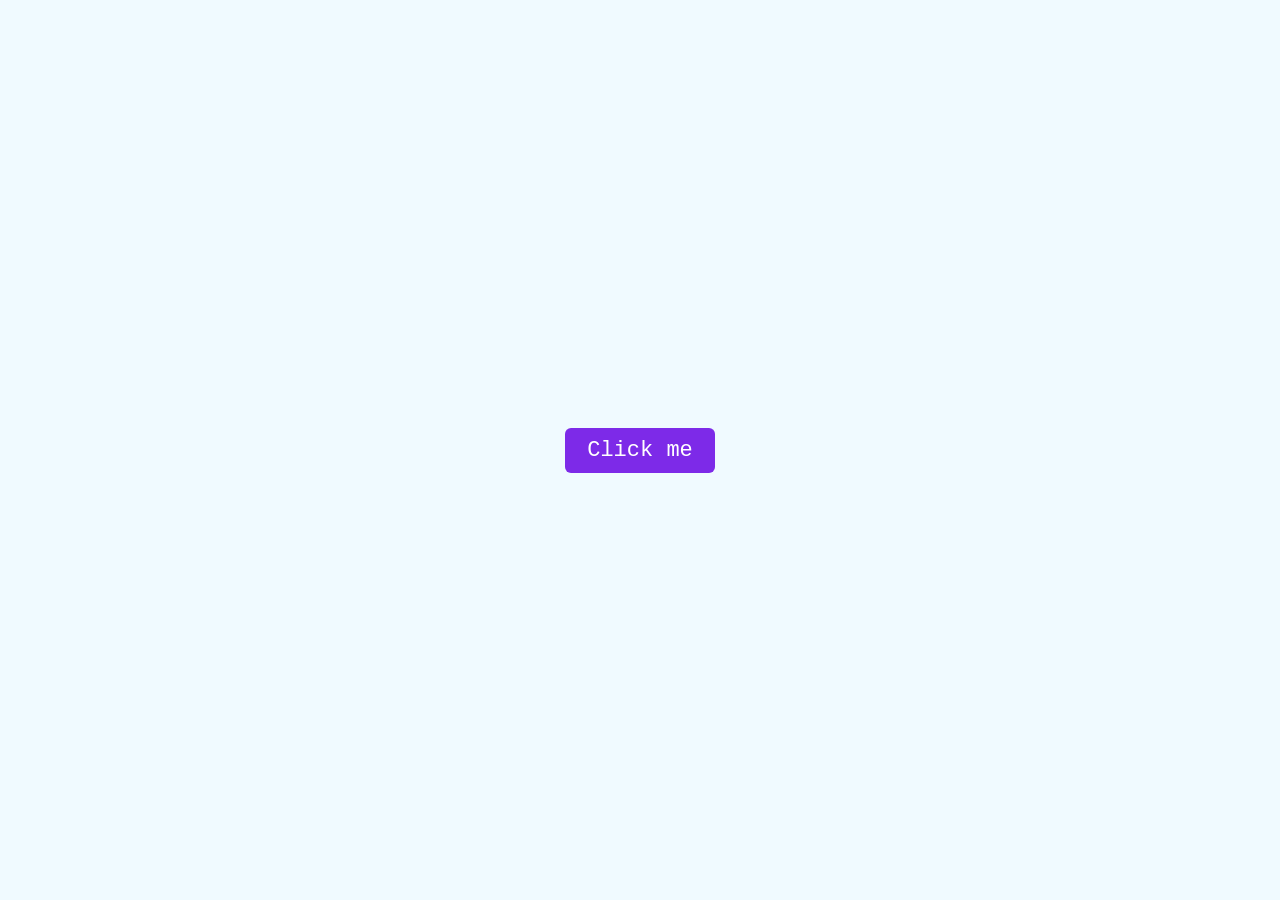
<file: simple_button/index.html>
<!DOCTYPE html>
<html lang="en">
<head>
    <meta charset="UTF-8">
    <meta name="viewport" content="width=device-width, initial-scale=1.0">
    <link rel="stylesheet" href="./css/style.css">
    <title>TXT</title>
</head>
<body>
    <button class="button">Click me</button>

    <script>
        const button = document.querySelector(".button");
        button.addEventListener("click", e=>{
            e.preventDefault();
            button.classList.add("anime");
            setTimeout(() => {
                button.classList.remove("anime");
            }, 500)
        })
    </script>
</body>
</html>
</file>
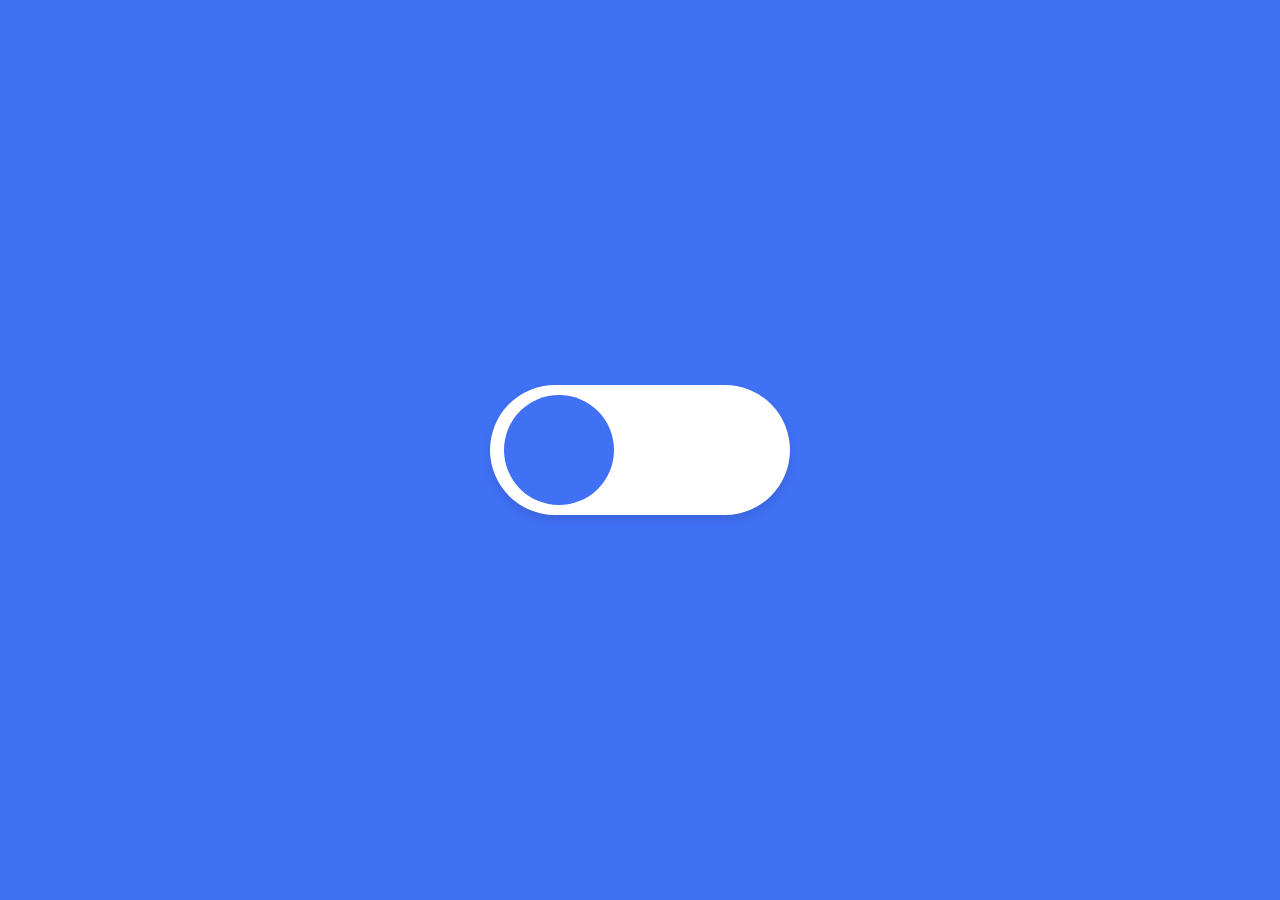
<file: simple_button2/index.html>
<!DOCTYPE html>
<html lang="en">
<head>
    <meta charset="UTF-8">
    <meta name="viewport" content="width=device-width, initial-scale=1.0">
    <link rel="stylesheet" href="./css/style.css">
    <title>Siple Button</title>
</head>
<body>
    <button class="toggle"></button>


    <script>
        const toggle = document.querySelector(".toggle");
        toggle.addEventListener("click", e=>{
            e.preventDefault();
            toggle.classList.toggle("active");
            document.body.classList.toggle("dark")
        })
    </script>
</body>
</html>
</file>
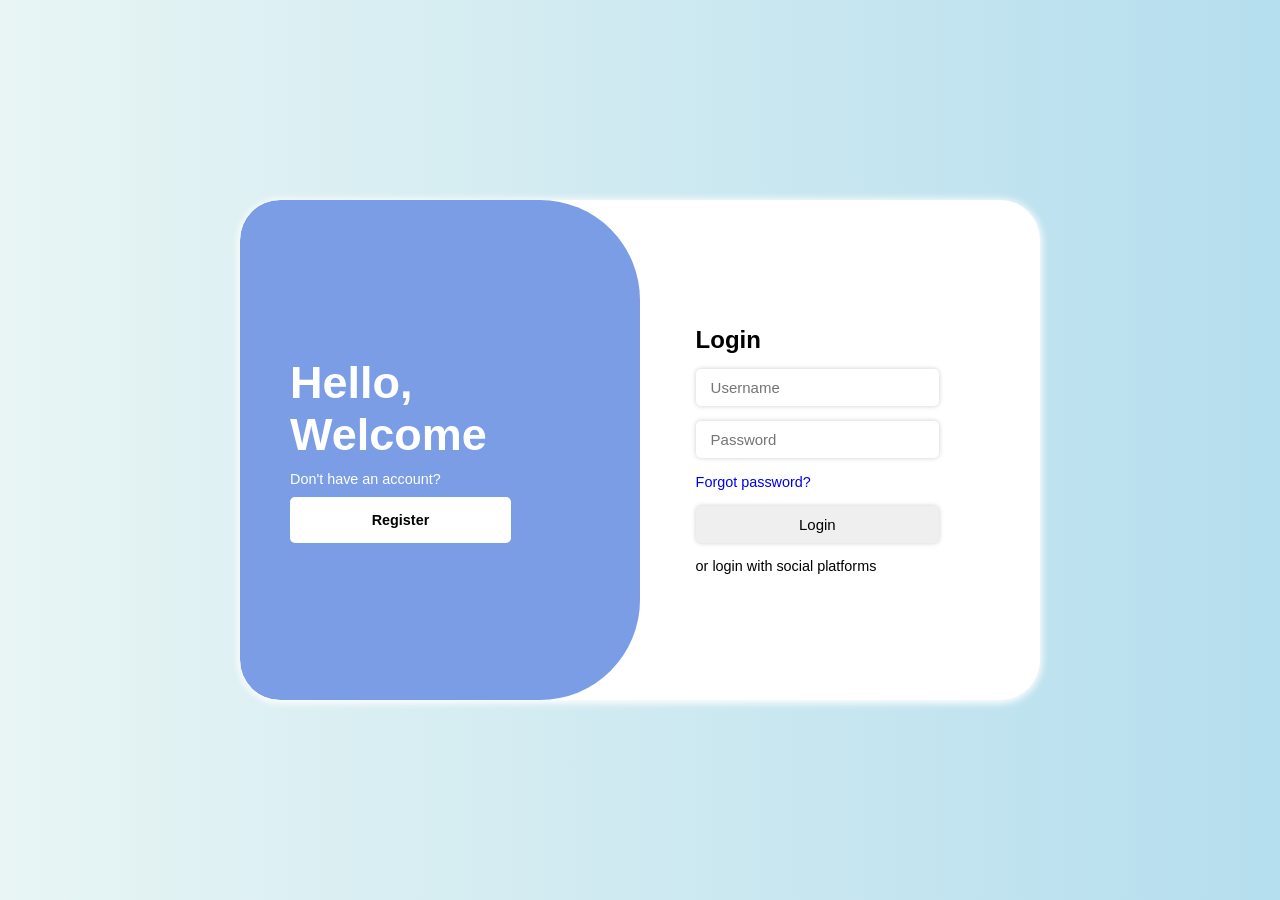
<file: simple_login/index.html>
<!DOCTYPE html>
<html lang="en">
<head>
    <meta charset="UTF-8">
    <meta name="viewport" content="width=device-width, initial-scale=1.0">
    <link rel="stylesheet" href="./css/style.css">
    <title>Login</title>
</head>
<body>
    <div class="container">
        <div class="img">
            <div class="article">
                <div class="context">
                    <h1>Hello, Welcome</h1>
                    <p>Don't have an account?</p>
                    <button class="change">Register</button>
                </div>
            </div>
            <div class="form">
                <h2>Login</h2>
                <input type="text" name="" id="name" placeholder="Name">
                <input type="email" name="" id="" placeholder="Username">
                <input type="password" name="" id="" placeholder="Password">
                <a href="#">Forgot password?</a>
                <button class="login">Login</button>
                <p>or login with social platforms</p>
                <!-- <div class="others">
                    <i class="fas-fa-cog">1</i>
                    <i class="fas-fa-cog">1</i>
                    <i class="fas-fa-cog">1</i>
                    <i class="fas-fa-cog">1</i>
                </div> -->
            </div>
        </div>
    </div>
    <script src="./js/app.js"></script>
</body>
</html>
</file>
<file: simple_button/css/style.css>
*{
    margin: 0;
    padding: 0;
    box-sizing: border-box;
    font-family: 'Courier New', Courier, monospace;
}

body{
    height: 100vh;
    display: flex;
    justify-content: center;
    align-items: center;
    background-color: #f0faff;
}

.button{
    padding: 10px 22px;
    position: relative;
    background-color: #7d2ae8;
    border-radius: 6px;
    color: #fff;
    border: none;
    font-size: 22px;
    font-weight: 400;
    box-shadow: 0px, 5px, 10px rgba(0, 0, 0, .1);
    cursor: pointer;
    transition: transform .6 ease;
}

.button:active{
    transform: scale(0.96);
}

.button::before,
.button::after{
    content: "";
    position: absolute;
    width: 150%;
    height: 100%;
    left: 50%;
    transform: translateX(-50%);
    background-repeat: no-repeat;
    z-index: -1;
}

.button.anime::before{ 
    top: -70%;
    background-image: radial-gradient(circle, #7d2ae8 20%, transparent 20%),
        radial-gradient(circle, transparent 20%, #7d2ae8 20%, transparent 20%),
        radial-gradient(circle, #7d2ae8 20%, transparent 20%),
        radial-gradient(circle, transparent 10%, #7d2ae8 15%, transparent 20%),
        radial-gradient(circle, #7d2ae8 20%, transparent 20%),
        radial-gradient(circle, #7d2ae8 20%, transparent 20%),
        radial-gradient(circle, #7d2ae8 20%, transparent 20%),
        radial-gradient(circle, #7d2ae8 20%, transparent 20%);
    background-size: 10% 10%, 20% 20%, 15% 20%, 20% 20%, 12% 12%, 10% 10%, 15% 15%;
    background-position: 5% 90%, 10% 90%, 10% 90%, 15% 90%, 25% 90%, 25% 90%, 40% 90%, 55% 90%;
    animation: topBubbles .6s ease-in-out infinite;
}

@keyframes topBubbles{
    50%{
        background-position: 0% 80%, 0% 20%, 10% 40%, 20% 0%, 30% 30%, 22% 50%, 50% 50%, 65% 20%;
    }
    100%{
        background-size: 0% 0%, 0% 0%, 0% 0%, 0% 0%, 0% 0%, 0% 0%, 0% 0%, 0% 0%;
        background-position: 0% 70%, 0% 10%, 10% 30%, 20% -10%, 30% 20%, 22% 50%, 50% 40%, 65% 10%;
    }
}

.button.anime::after{
    bottom: -70%;
    background-image: radial-gradient(circle, #7d2ae8 20%, transparent 20%),
        radial-gradient(circle, transparent 10%, #7d2ae8 15%, transparent 20%),
        radial-gradient(circle, #7d2ae8 20%, transparent 20%),
        radial-gradient(circle, #7d2ae8 20%, transparent 20%),
        radial-gradient(circle, #7d2ae8 20%, transparent 20%),
        radial-gradient(circle, #7d2ae8 20%, transparent 20%),
        radial-gradient(circle, #7d2ae8 20%, transparent 20%);
    background-size: 15% 15%, 20% 20%, 18% 18%, 20% 20%, 15% 15%, 20% 20%, 25% 25%;
    background-position: 10% 0, 30% 10%, 55% 0, 70% 0, 85% 0, 70% 0, 80% 0;
    animation: bottomBubbles .6s ease-in-out infinite;
}

@keyframes bottomBubbles{
    50%{
        background-position: 0% 80%, 0% 20%, 45% 60%, 60% 100%, 75% 70%, 95% 60%, 105% 0%;
    }
    100%{
        background-size: 0 0, 0 0, 0 0, 0 0, 0 0, 0 0, 0 0;
        background-position: 0% 90%, 20% 90%, 45% 70%, 60% 110%, 75% 80%, 95% 70%, 110% 10%;
    }
}
</file>
<file: simple_button2/css/style.css>
*{
    margin: 0;
    padding: 0;
    box-sizing: border-box;
}

body{
    width: 100%;
    height: 100vh;
    background-color: #4070f4;
    display: flex;
    justify-content: center;
    align-items: center;
    transition: .3s ease-in-out;
}


.toggle{
    width: 300px;
    height: 130px;
    position: absolute;
    background-color: white;
    border: none;
    border-radius: 100px;
    box-shadow: 0 5px 10px rgba(0, 0, 0, 0.1);
    cursor: pointer;
}

.toggle::before{
    content: "";
    position: absolute;
    width: 110px;
    height: 110px;
    background-color: #4070f4;
    border-radius: 50%;
    top: 50%;
    left: 14px;
    transform: translateY(-50%);
    transition: .3s ease-in-out all;
}

.toggle.active::before{
    transition: .3 ease all;
    left: calc(100% - 124px);
    background-color: #000;
}

.dark{
    background-color: #000;
}
</file>
<file: simple_login/css/style.css>
*{
    margin: 0;
    padding: 0;
    box-sizing: border-box;
    font-family: 'Segoe UI', Tahoma, Geneva, Verdana, sans-serif;
}

body{
    background-image: linear-gradient(90deg, #e8f5f4, #b5deee);
    width: 100vw;
    height: 100vh;
    display: flex;
    justify-content: center;
    align-items: center;
    transition: .5s ease-in all;
}

.container{
    position: relative;
    width: 800px;
    height: 500px;
    background-color: #fff;
    border-radius: 40px;
    box-shadow: 0px 0px 10px rgba(255, 255, 255, 0.7),
                0px 2px 10px #fff;
    overflow: hidden;
}

.container .img{
    position: relative;
    width: 100%;
    height: 100%;
    display: flex;
    justify-content: space-between;
    align-items: center;
    z-index: 0;
}


.container .img::before{
    position: absolute;
    content: "";
    background-color: rgb(123, 157, 230);
    left: 0;
    top: 0;
    width: 400px;
    height: 500px;
    z-index: -1;
    border-radius: 40px 100px 100px 40px;
    transition: .5s ease-in-out all;
}

span{
    background-color: rgb(123, 157, 230);
}

.form{
    width: 50%;
    padding: 5%;
    transition: 0.5s ease;
    z-index: -1;
}

.form input, .form button{
    cursor: pointer;
    display: block;
    padding: 10px 15px;
    border-radius: 5px;
    border: none;
    box-shadow: 0 0 5px rgba(0, 0, 0, 0.2);
    margin: 15px 0;
    width: 80%;
    font-size: 15px;
}

.form.to-left{
    transform: translateX(-100%);
}

.form a{
    text-decoration: none;
    text-align: center;
    font-size: 0.9rem;
}

.form p{
    font-size: 0.9rem;
}

.article{
    display: flex;
    justify-content: center;
    align-items: center;
}

.article{
    padding: 0 50px;
    color: white;
    transition: .5s ease;
}

.article.to-right{
    transform: translateX(100%);
}

.article h1{
    font-size: 45px;
}

.article p{
    font-size: 0.9rem;
    padding: 10px 0;
}

.article button{
    font-size: 0.9rem;
    width: 70%;
    padding: 15px 0;
    border-radius: 5px;
    border: none;
    background-color: white;
    font-weight: 800;
    cursor: pointer;
}

#name.hide{
    display: none;
}

body.change-gradient{
    background-image: linear-gradient(-90deg, #e8f5f4, #b5deee);
}
.container .img.change::before{
    left: 50%;
    border-radius: 100px 40px 40px 100px;
}
</file>
